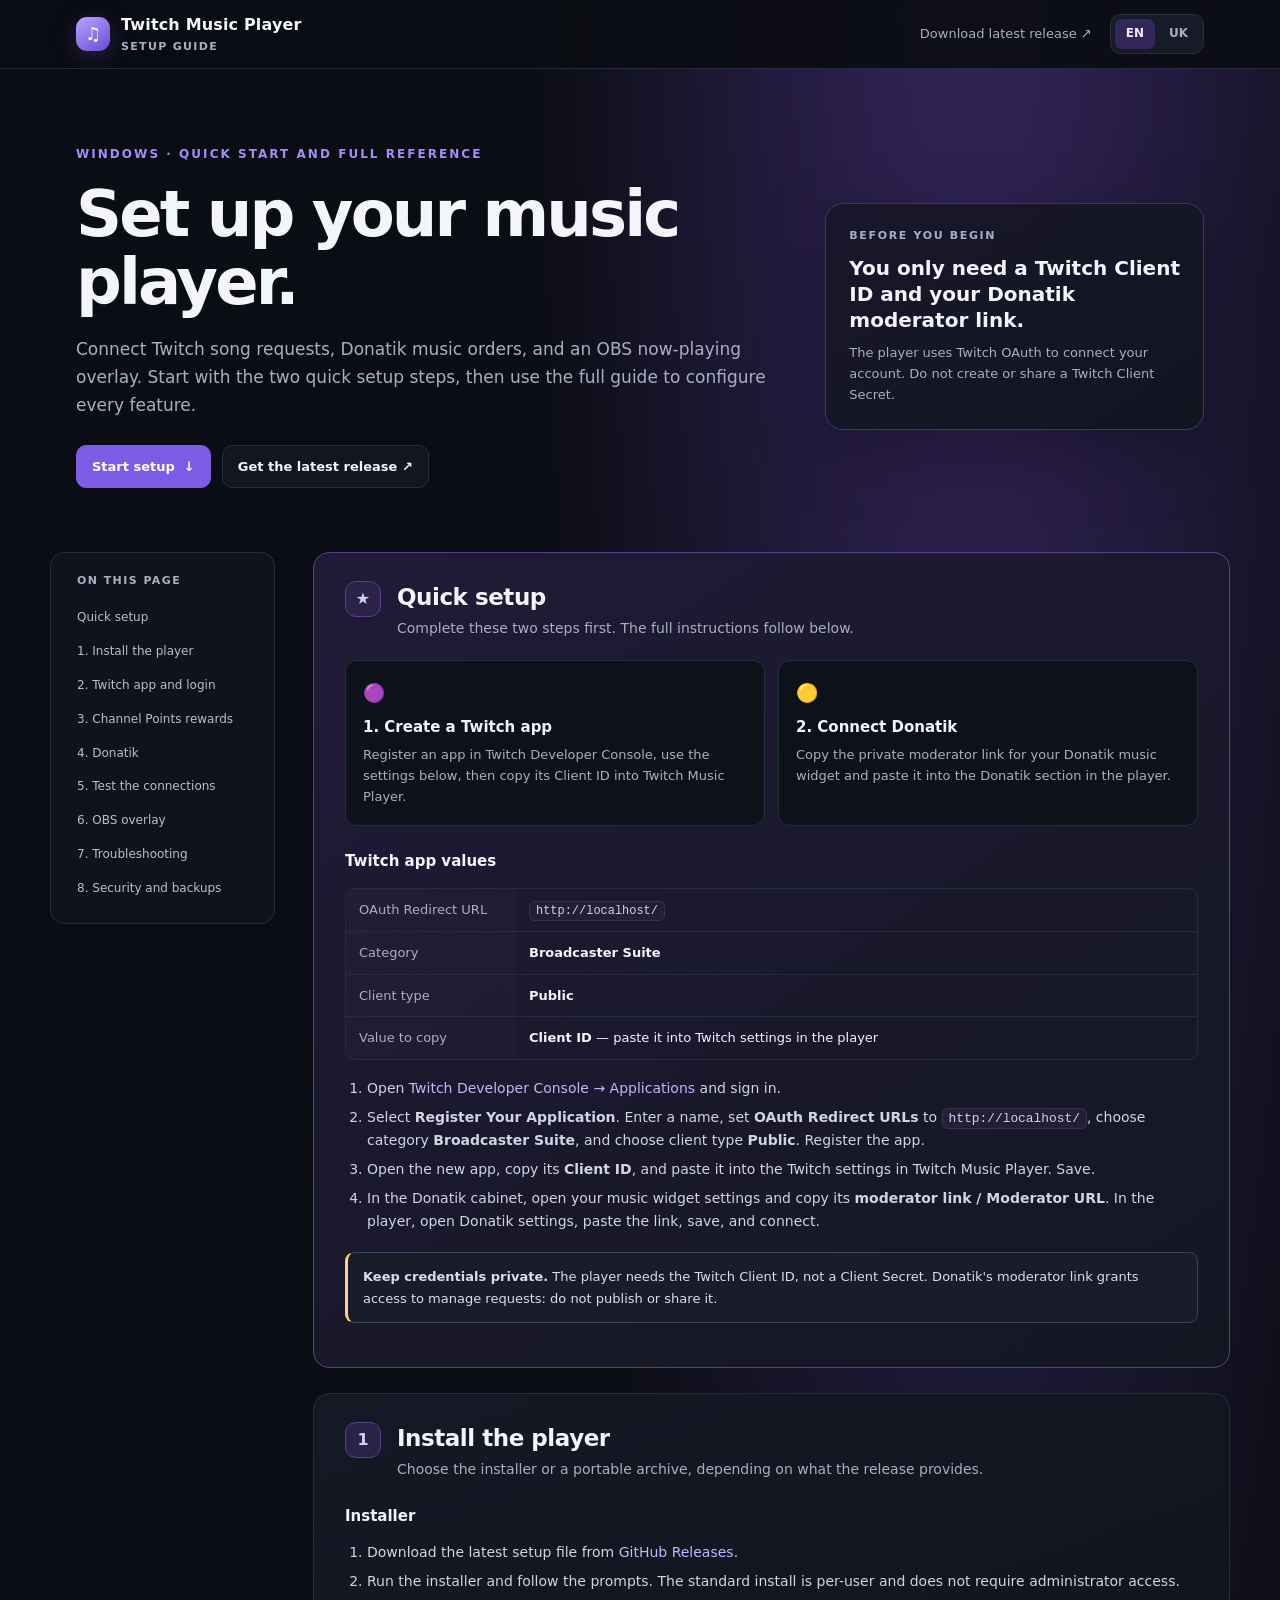
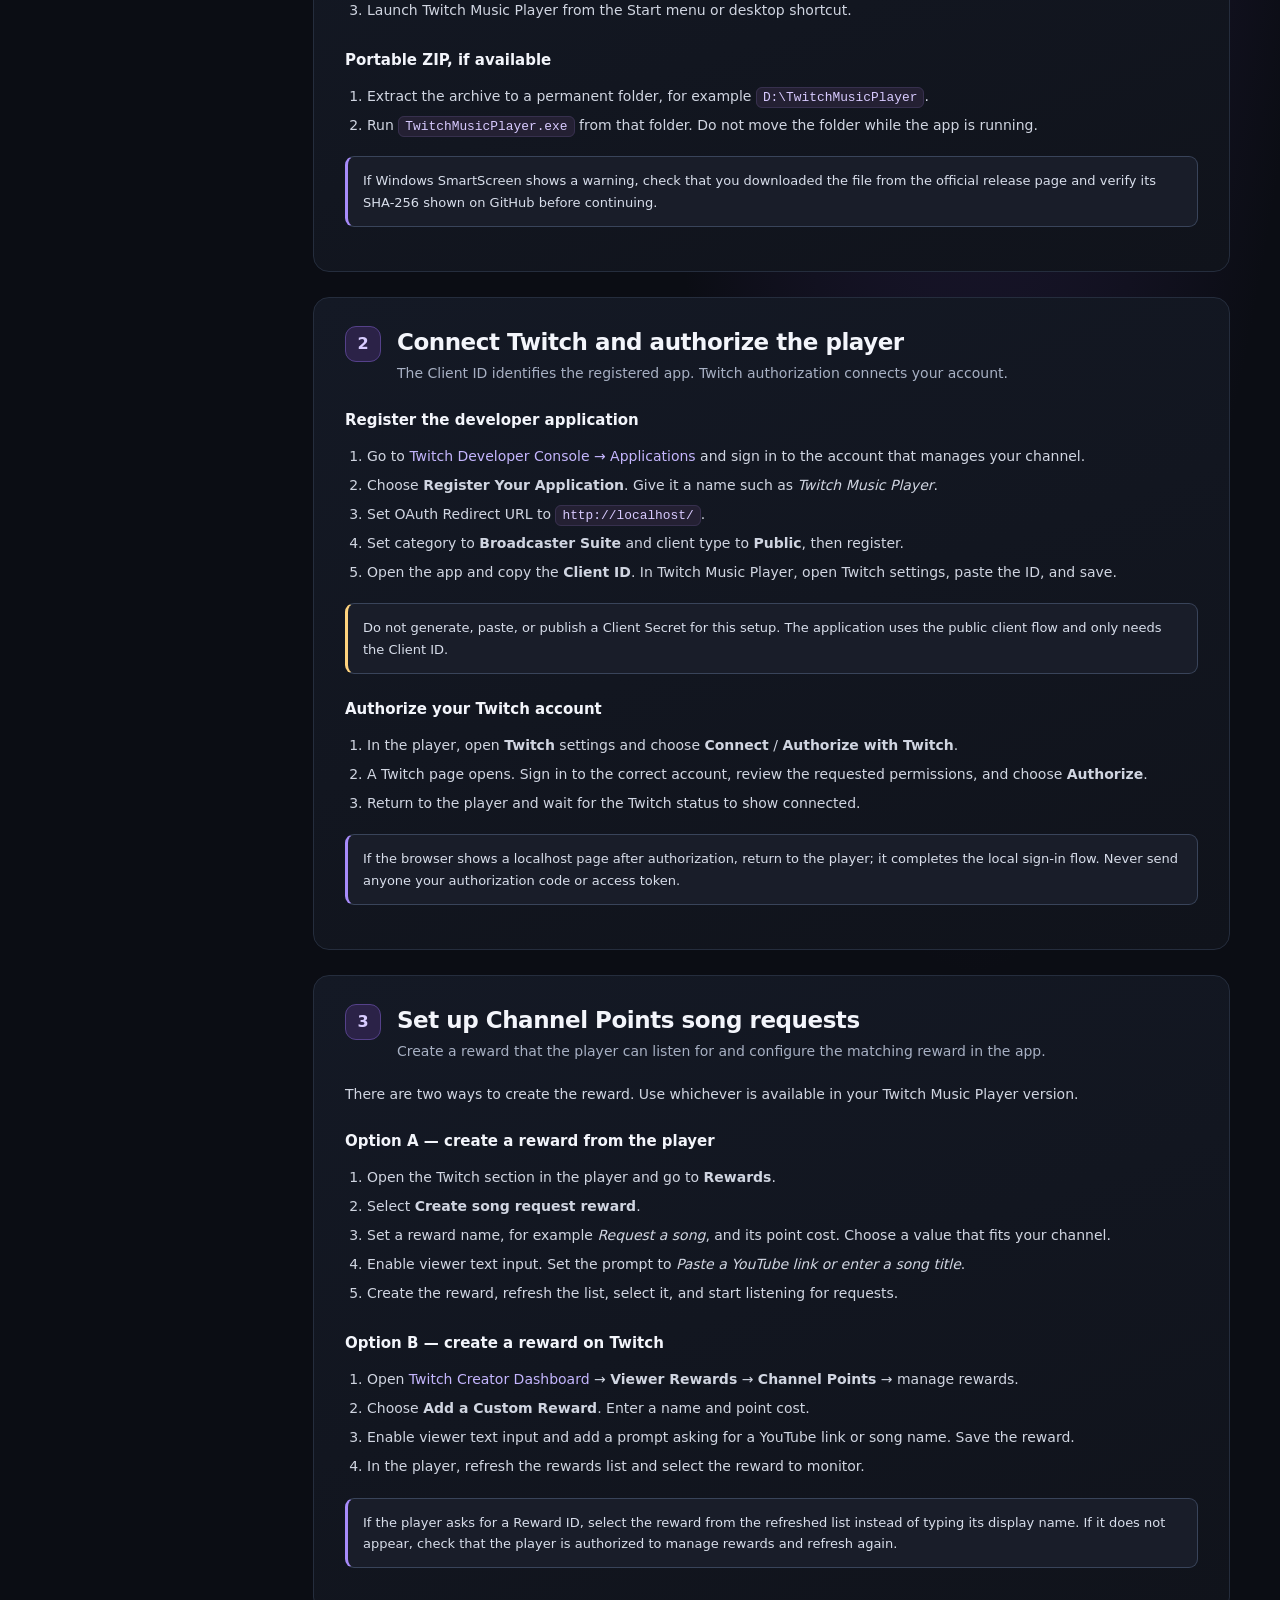
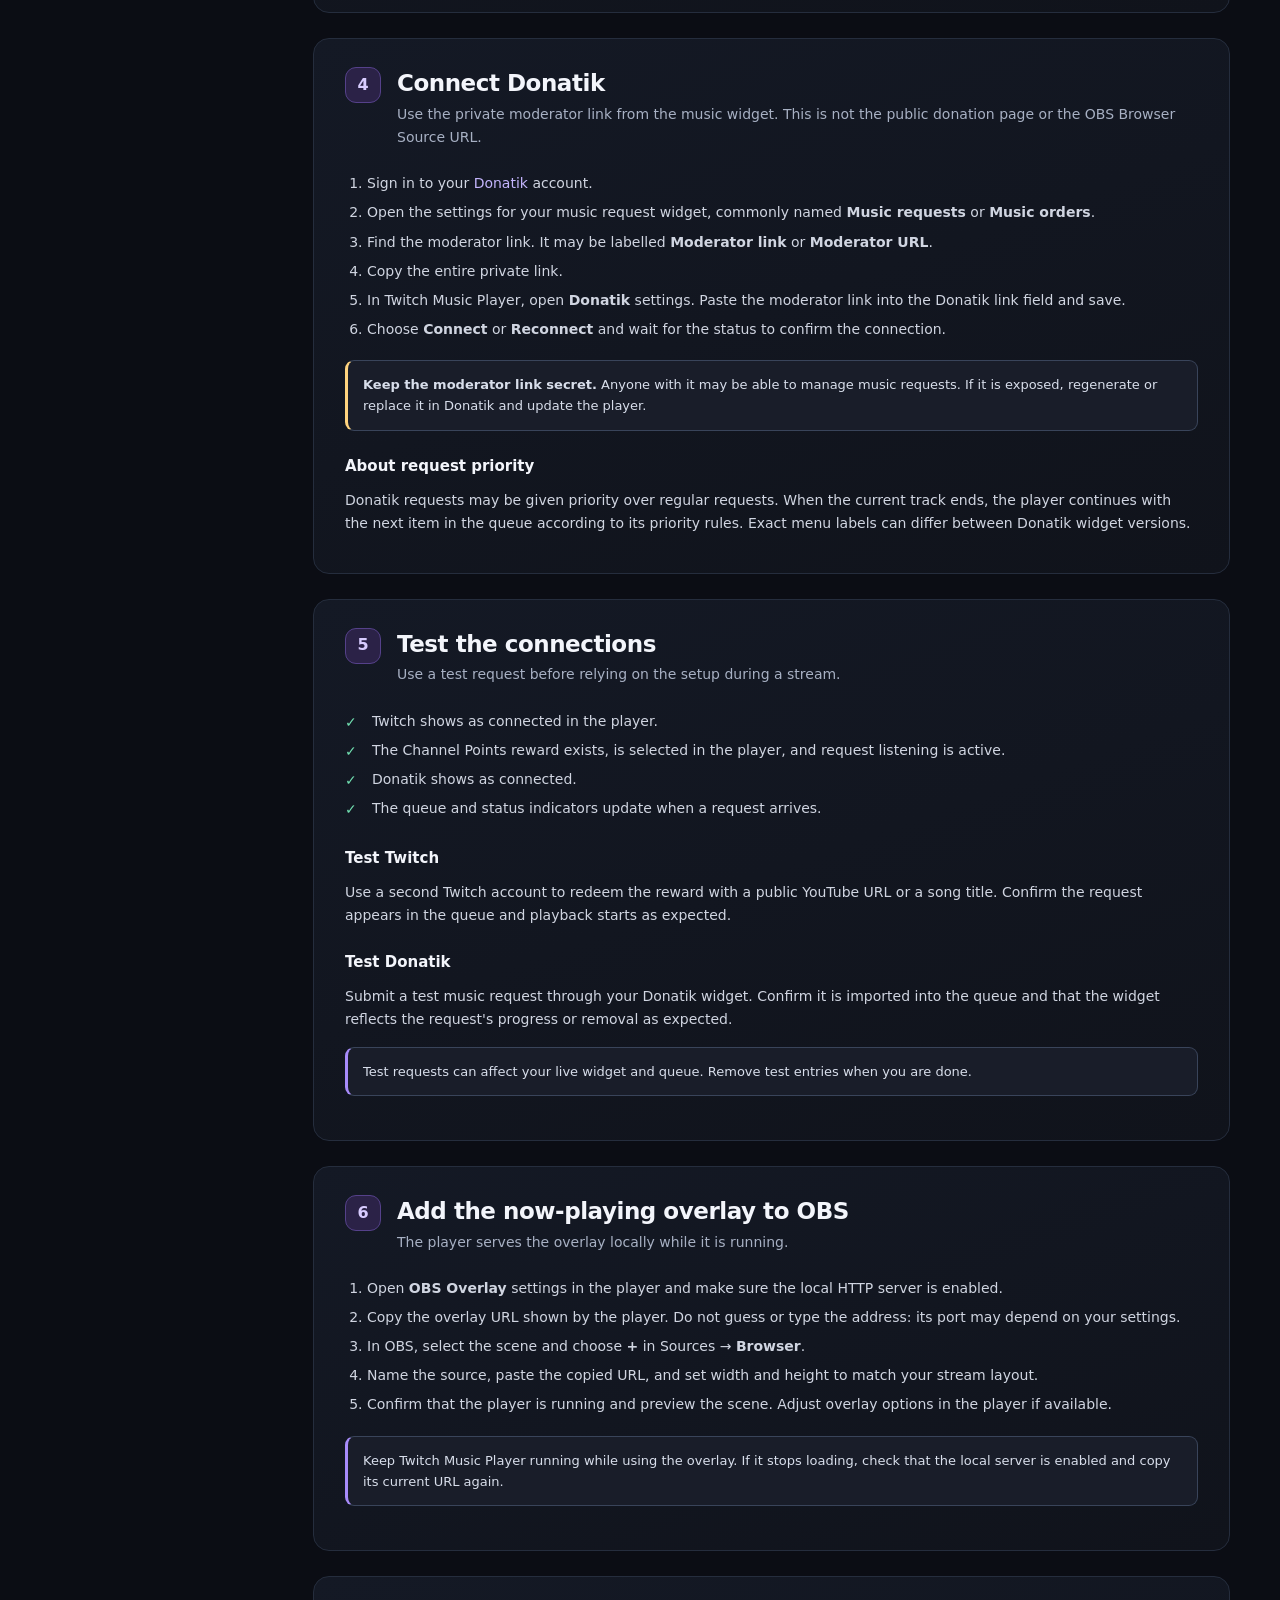
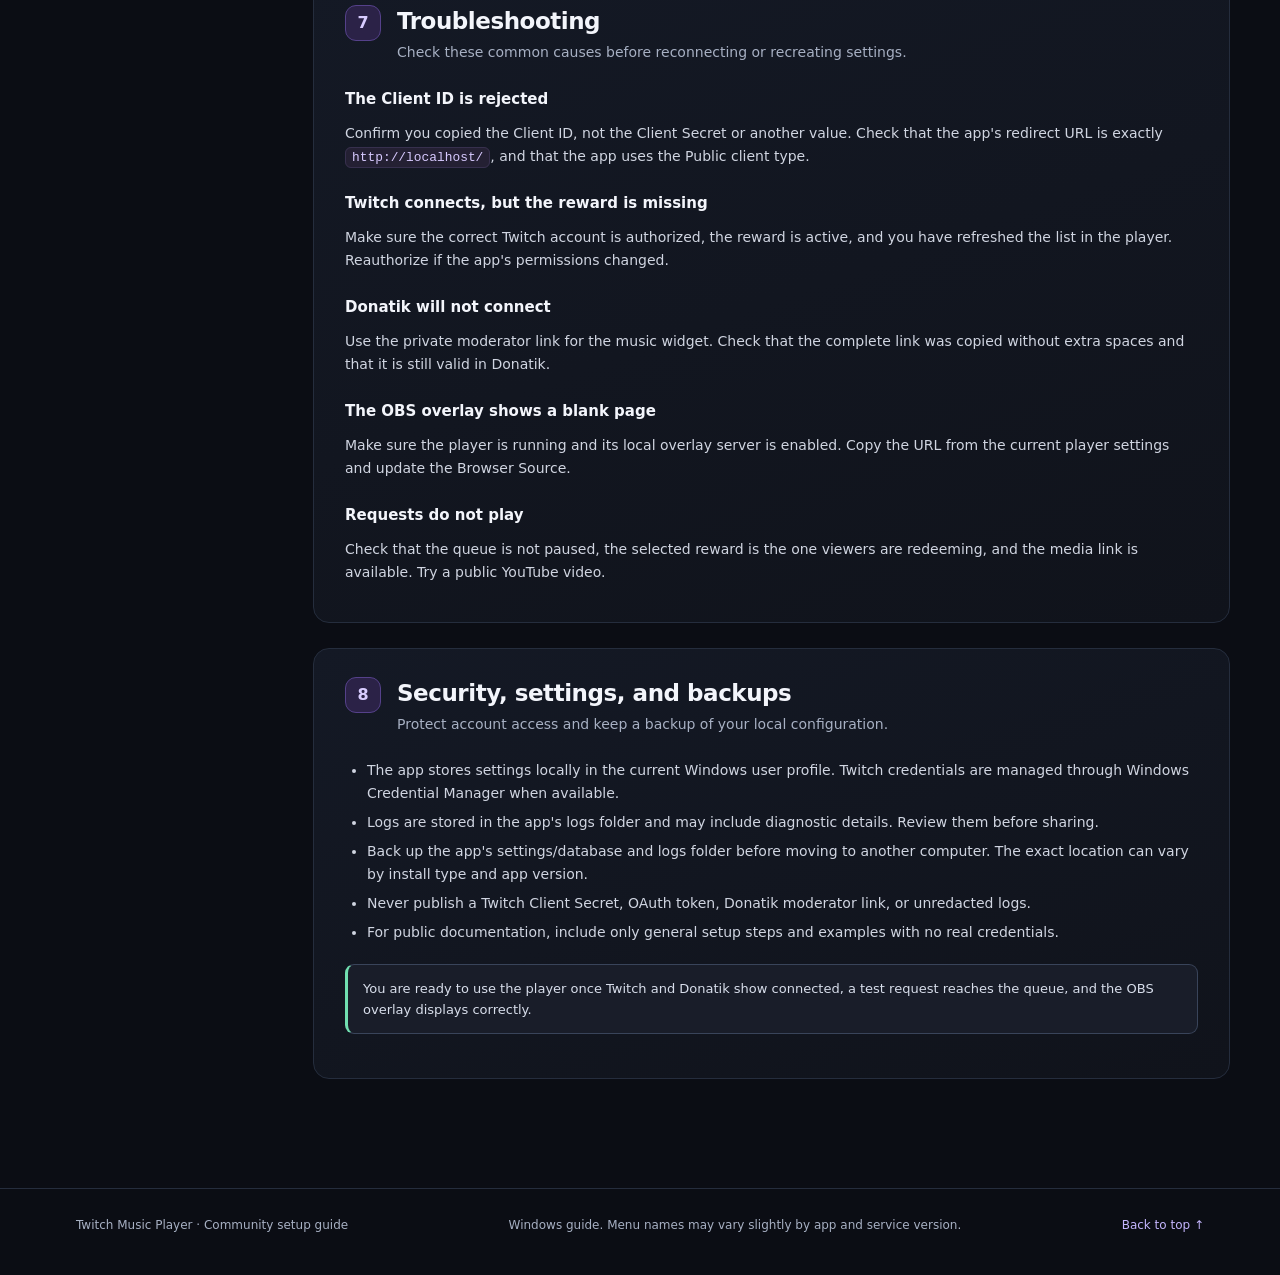
<file: docs/index.html>
<!doctype html>
<html lang="en">
<head>
  <meta charset="utf-8">
  <meta name="viewport" content="width=device-width, initial-scale=1">
  <meta name="theme-color" content="#0b0d14">
  <meta name="description" content="Set up Twitch Music Player: connect Twitch, create a developer app, add Channel Points requests, connect Donatik, and configure OBS.">
  <title>Twitch Music Player — Setup guide</title>
  <link rel="stylesheet" href="styles.css">
  <script defer src="script.js"></script>
</head>
<body id="top">
<header class="topbar"><div class="wrap nav">
  <a class="brand" href="#top"><span class="brand-mark">♫</span><span>Twitch Music Player<small>Setup guide</small></span></a>
  <div class="nav-right"><a class="nav-link" href="https://github.com/MAPEMAH/TwitchMusicPlayer/releases/latest">Download latest release ↗</a><div class="lang" aria-label="Choose language"><a href="./index.html" data-lang-link="en">EN</a><a href="uk/" data-lang-link="uk">UK</a></div></div>
</div></header>
<section class="hero"><div class="wrap hero-grid">
  <div><div class="eyebrow">Windows · Quick start and full reference</div><h1>Set up your music player.</h1><p>Connect Twitch song requests, Donatik music orders, and an OBS now-playing overlay. Start with the two quick setup steps, then use the full guide to configure every feature.</p><div class="actions"><a class="btn primary" href="#quick-setup">Start setup <span>↓</span></a><a class="btn" href="https://github.com/MAPEMAH/TwitchMusicPlayer/releases/latest">Get the latest release ↗</a></div></div>
  <aside class="hero-card"><div class="kicker">Before you begin</div><strong>You only need a Twitch Client ID and your Donatik moderator link.</strong><p>The player uses Twitch OAuth to connect your account. Do not create or share a Twitch Client Secret.</p></aside>
</div></section>
<div class="wrap mobile-toc"><a href="#quick-setup">Quick setup</a><a href="#install">Install</a><a href="#twitch">Twitch</a><a href="#rewards">Channel Points</a><a href="#donatik">Donatik</a><a href="#obs">OBS</a><a href="#troubleshooting">Help</a></div>
<div class="wrap layout">
<nav class="toc" aria-label="On this page"><div class="toc-title">On this page</div><a href="#quick-setup">Quick setup</a><a href="#install">1. Install the player</a><a href="#twitch">2. Twitch app and login</a><a href="#rewards">3. Channel Points rewards</a><a href="#donatik">4. Donatik</a><a href="#verify">5. Test the connections</a><a href="#obs">6. OBS overlay</a><a href="#troubleshooting">7. Troubleshooting</a><a href="#security">8. Security and backups</a></nav>
<main class="content">
<section class="section quick" id="quick-setup"><div class="section-head"><div class="step">★</div><div><h2>Quick setup</h2><p class="intro">Complete these two steps first. The full instructions follow below.</p></div></div>
<div class="cards"><article class="mini"><div class="icon">🟣</div><h3>1. Create a Twitch app</h3><p>Register an app in Twitch Developer Console, use the settings below, then copy its Client ID into Twitch Music Player.</p></article><article class="mini"><div class="icon">🟡</div><h3>2. Connect Donatik</h3><p>Copy the private moderator link for your Donatik music widget and paste it into the Donatik section in the player.</p></article></div>
<h3>Twitch app values</h3><div class="field-list"><div>OAuth Redirect URL</div><div><code>http://localhost/</code></div><div>Category</div><div><strong>Broadcaster Suite</strong></div><div>Client type</div><div><strong>Public</strong></div><div>Value to copy</div><div><strong>Client ID</strong> — paste it into Twitch settings in the player</div></div>
<ol><li>Open <a href="https://dev.twitch.tv/console/apps">Twitch Developer Console → Applications</a> and sign in.</li><li>Select <strong>Register Your Application</strong>. Enter a name, set <strong>OAuth Redirect URLs</strong> to <code>http://localhost/</code>, choose category <strong>Broadcaster Suite</strong>, and choose client type <strong>Public</strong>. Register the app.</li><li>Open the new app, copy its <strong>Client ID</strong>, and paste it into the Twitch settings in Twitch Music Player. Save.</li><li>In the Donatik cabinet, open your music widget settings and copy its <strong>moderator link / Moderator URL</strong>. In the player, open Donatik settings, paste the link, save, and connect.</li></ol>
<div class="callout warn"><strong>Keep credentials private.</strong> The player needs the Twitch Client ID, not a Client Secret. Donatik's moderator link grants access to manage requests: do not publish or share it.</div></section>
<section class="section" id="install"><div class="section-head"><div class="step">1</div><div><h2>Install the player</h2><p class="intro">Choose the installer or a portable archive, depending on what the release provides.</p></div></div>
<h3>Installer</h3><ol><li>Download the latest setup file from <a href="https://github.com/MAPEMAH/TwitchMusicPlayer/releases/latest">GitHub Releases</a>.</li><li>Run the installer and follow the prompts. The standard install is per-user and does not require administrator access.</li><li>Launch Twitch Music Player from the Start menu or desktop shortcut.</li></ol>
<h3>Portable ZIP, if available</h3><ol><li>Extract the archive to a permanent folder, for example <code>D:\TwitchMusicPlayer</code>.</li><li>Run <code>TwitchMusicPlayer.exe</code> from that folder. Do not move the folder while the app is running.</li></ol>
<div class="callout">If Windows SmartScreen shows a warning, check that you downloaded the file from the official release page and verify its SHA-256 shown on GitHub before continuing.</div></section>
<section class="section" id="twitch"><div class="section-head"><div class="step">2</div><div><h2>Connect Twitch and authorize the player</h2><p class="intro">The Client ID identifies the registered app. Twitch authorization connects your account.</p></div></div>
<h3>Register the developer application</h3><ol><li>Go to <a href="https://dev.twitch.tv/console/apps">Twitch Developer Console → Applications</a> and sign in to the account that manages your channel.</li><li>Choose <strong>Register Your Application</strong>. Give it a name such as <em>Twitch Music Player</em>.</li><li>Set OAuth Redirect URL to <code>http://localhost/</code>.</li><li>Set category to <strong>Broadcaster Suite</strong> and client type to <strong>Public</strong>, then register.</li><li>Open the app and copy the <strong>Client ID</strong>. In Twitch Music Player, open Twitch settings, paste the ID, and save.</li></ol>
<div class="callout warn">Do not generate, paste, or publish a Client Secret for this setup. The application uses the public client flow and only needs the Client ID.</div>
<h3>Authorize your Twitch account</h3><ol><li>In the player, open <strong>Twitch</strong> settings and choose <strong>Connect</strong> / <strong>Authorize with Twitch</strong>.</li><li>A Twitch page opens. Sign in to the correct account, review the requested permissions, and choose <strong>Authorize</strong>.</li><li>Return to the player and wait for the Twitch status to show connected.</li></ol>
<div class="callout">If the browser shows a localhost page after authorization, return to the player; it completes the local sign-in flow. Never send anyone your authorization code or access token.</div></section>
<section class="section" id="rewards"><div class="section-head"><div class="step">3</div><div><h2>Set up Channel Points song requests</h2><p class="intro">Create a reward that the player can listen for and configure the matching reward in the app.</p></div></div>
<p>There are two ways to create the reward. Use whichever is available in your Twitch Music Player version.</p>
<h3>Option A — create a reward from the player</h3><ol><li>Open the Twitch section in the player and go to <strong>Rewards</strong>.</li><li>Select <strong>Create song request reward</strong>.</li><li>Set a reward name, for example <em>Request a song</em>, and its point cost. Choose a value that fits your channel.</li><li>Enable viewer text input. Set the prompt to <em>Paste a YouTube link or enter a song title</em>.</li><li>Create the reward, refresh the list, select it, and start listening for requests.</li></ol>
<h3>Option B — create a reward on Twitch</h3><ol><li>Open <a href="https://dashboard.twitch.tv/">Twitch Creator Dashboard</a> → <strong>Viewer Rewards</strong> → <strong>Channel Points</strong> → manage rewards.</li><li>Choose <strong>Add a Custom Reward</strong>. Enter a name and point cost.</li><li>Enable viewer text input and add a prompt asking for a YouTube link or song name. Save the reward.</li><li>In the player, refresh the rewards list and select the reward to monitor.</li></ol>
<div class="callout">If the player asks for a Reward ID, select the reward from the refreshed list instead of typing its display name. If it does not appear, check that the player is authorized to manage rewards and refresh again.</div></section>
<section class="section" id="donatik"><div class="section-head"><div class="step">4</div><div><h2>Connect Donatik</h2><p class="intro">Use the private moderator link from the music widget. This is not the public donation page or the OBS Browser Source URL.</p></div></div>
<ol><li>Sign in to your <a href="https://donatik.com/">Donatik</a> account.</li><li>Open the settings for your music request widget, commonly named <strong>Music requests</strong> or <strong>Music orders</strong>.</li><li>Find the moderator link. It may be labelled <strong>Moderator link</strong> or <strong>Moderator URL</strong>.</li><li>Copy the entire private link.</li><li>In Twitch Music Player, open <strong>Donatik</strong> settings. Paste the moderator link into the Donatik link field and save.</li><li>Choose <strong>Connect</strong> or <strong>Reconnect</strong> and wait for the status to confirm the connection.</li></ol>
<div class="callout warn"><strong>Keep the moderator link secret.</strong> Anyone with it may be able to manage music requests. If it is exposed, regenerate or replace it in Donatik and update the player.</div>
<h3>About request priority</h3><p>Donatik requests may be given priority over regular requests. When the current track ends, the player continues with the next item in the queue according to its priority rules. Exact menu labels can differ between Donatik widget versions.</p></section>
<section class="section" id="verify"><div class="section-head"><div class="step">5</div><div><h2>Test the connections</h2><p class="intro">Use a test request before relying on the setup during a stream.</p></div></div>
<ul class="checklist"><li>Twitch shows as connected in the player.</li><li>The Channel Points reward exists, is selected in the player, and request listening is active.</li><li>Donatik shows as connected.</li><li>The queue and status indicators update when a request arrives.</li></ul>
<h3>Test Twitch</h3><p>Use a second Twitch account to redeem the reward with a public YouTube URL or a song title. Confirm the request appears in the queue and playback starts as expected.</p>
<h3>Test Donatik</h3><p>Submit a test music request through your Donatik widget. Confirm it is imported into the queue and that the widget reflects the request's progress or removal as expected.</p>
<div class="callout">Test requests can affect your live widget and queue. Remove test entries when you are done.</div></section>
<section class="section" id="obs"><div class="section-head"><div class="step">6</div><div><h2>Add the now-playing overlay to OBS</h2><p class="intro">The player serves the overlay locally while it is running.</p></div></div>
<ol><li>Open <strong>OBS Overlay</strong> settings in the player and make sure the local HTTP server is enabled.</li><li>Copy the overlay URL shown by the player. Do not guess or type the address: its port may depend on your settings.</li><li>In OBS, select the scene and choose <strong>+</strong> in Sources → <strong>Browser</strong>.</li><li>Name the source, paste the copied URL, and set width and height to match your stream layout.</li><li>Confirm that the player is running and preview the scene. Adjust overlay options in the player if available.</li></ol>
<div class="callout">Keep Twitch Music Player running while using the overlay. If it stops loading, check that the local server is enabled and copy its current URL again.</div></section>
<section class="section" id="troubleshooting"><div class="section-head"><div class="step">7</div><div><h2>Troubleshooting</h2><p class="intro">Check these common causes before reconnecting or recreating settings.</p></div></div>
<h3>The Client ID is rejected</h3><p>Confirm you copied the Client ID, not the Client Secret or another value. Check that the app's redirect URL is exactly <code>http://localhost/</code>, and that the app uses the Public client type.</p>
<h3>Twitch connects, but the reward is missing</h3><p>Make sure the correct Twitch account is authorized, the reward is active, and you have refreshed the list in the player. Reauthorize if the app's permissions changed.</p>
<h3>Donatik will not connect</h3><p>Use the private moderator link for the music widget. Check that the complete link was copied without extra spaces and that it is still valid in Donatik.</p>
<h3>The OBS overlay shows a blank page</h3><p>Make sure the player is running and its local overlay server is enabled. Copy the URL from the current player settings and update the Browser Source.</p>
<h3>Requests do not play</h3><p>Check that the queue is not paused, the selected reward is the one viewers are redeeming, and the media link is available. Try a public YouTube video.</p></section>
<section class="section" id="security"><div class="section-head"><div class="step">8</div><div><h2>Security, settings, and backups</h2><p class="intro">Protect account access and keep a backup of your local configuration.</p></div></div>
<ul><li>The app stores settings locally in the current Windows user profile. Twitch credentials are managed through Windows Credential Manager when available.</li><li>Logs are stored in the app's logs folder and may include diagnostic details. Review them before sharing.</li><li>Back up the app's settings/database and logs folder before moving to another computer. The exact location can vary by install type and app version.</li><li>Never publish a Twitch Client Secret, OAuth token, Donatik moderator link, or unredacted logs.</li><li>For public documentation, include only general setup steps and examples with no real credentials.</li></ul>
<div class="callout good">You are ready to use the player once Twitch and Donatik show connected, a test request reaches the queue, and the OBS overlay displays correctly.</div></section>
</main></div>
<footer class="footer"><div class="wrap footer-inner"><span>Twitch Music Player · Community setup guide</span><span>Windows guide. Menu names may vary slightly by app and service version.</span><a class="backtop" href="#top">Back to top ↑</a></div></footer>
</body></html>
</file>
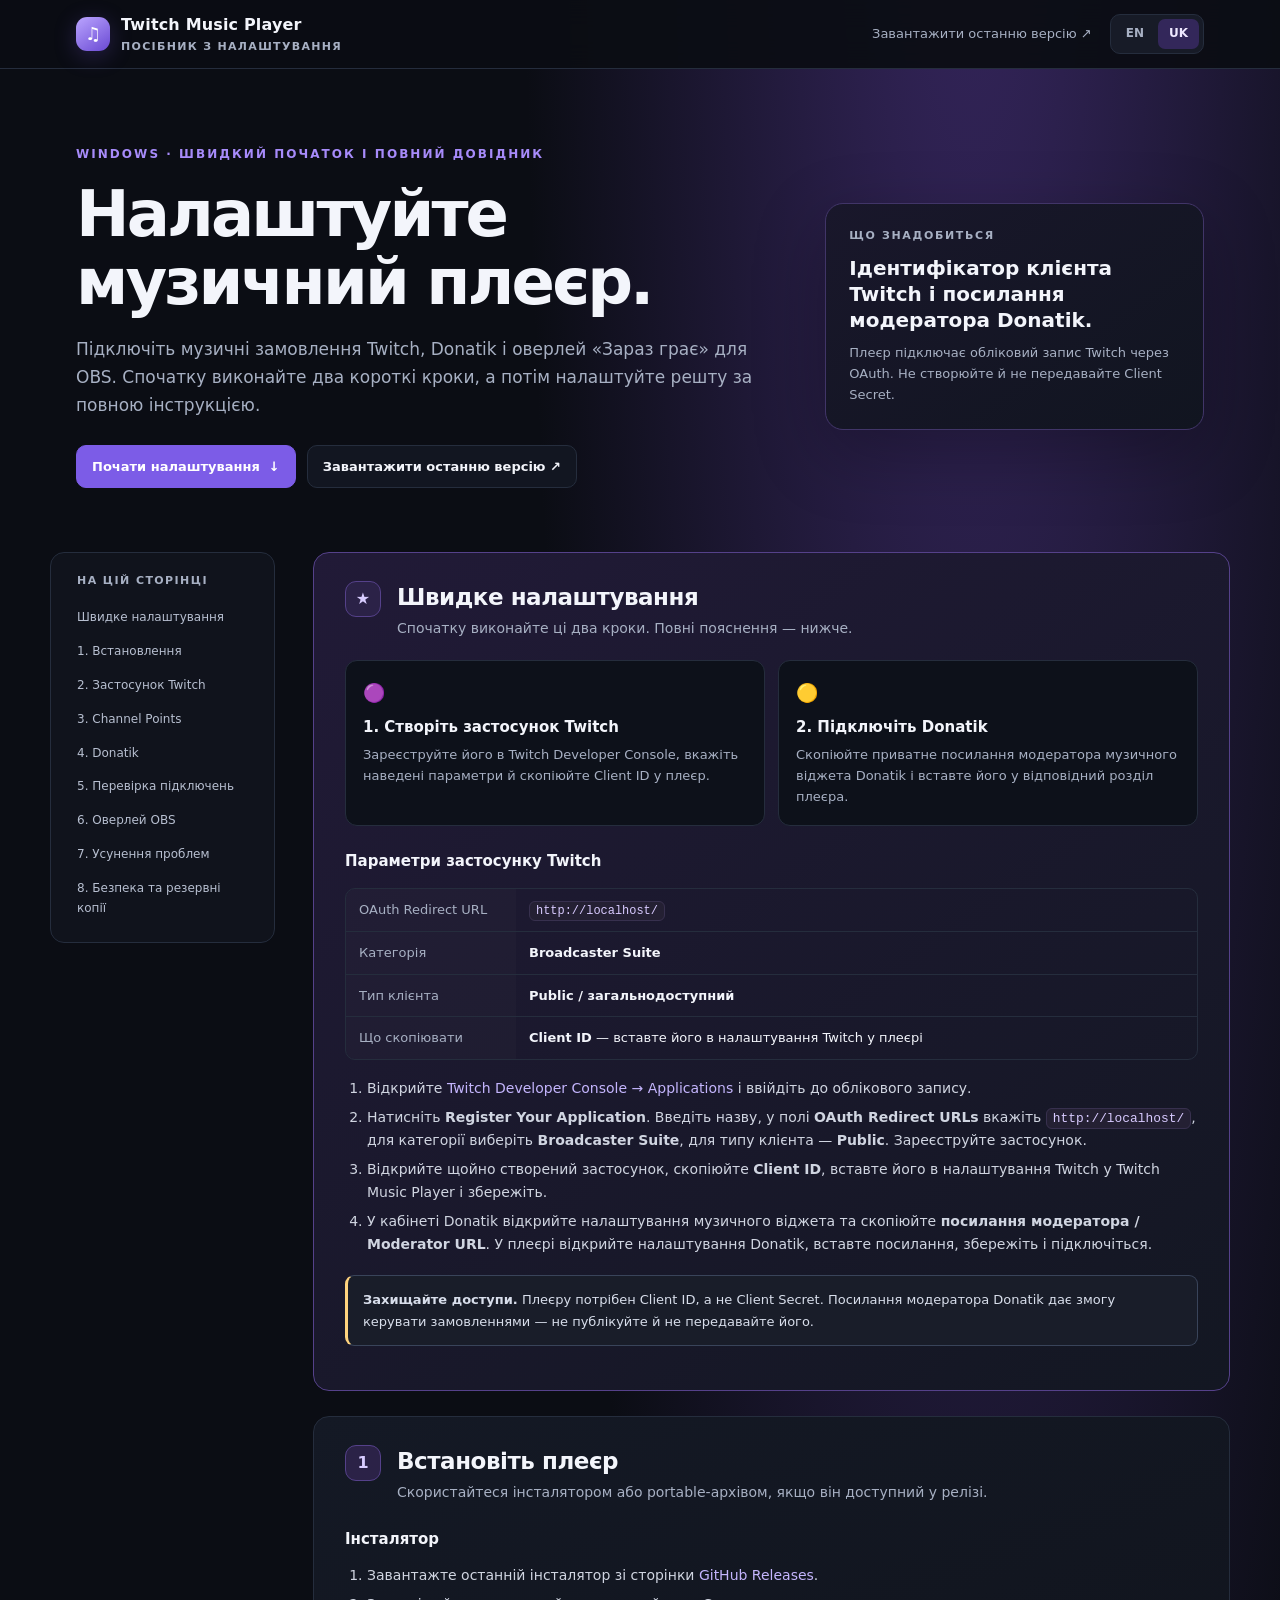
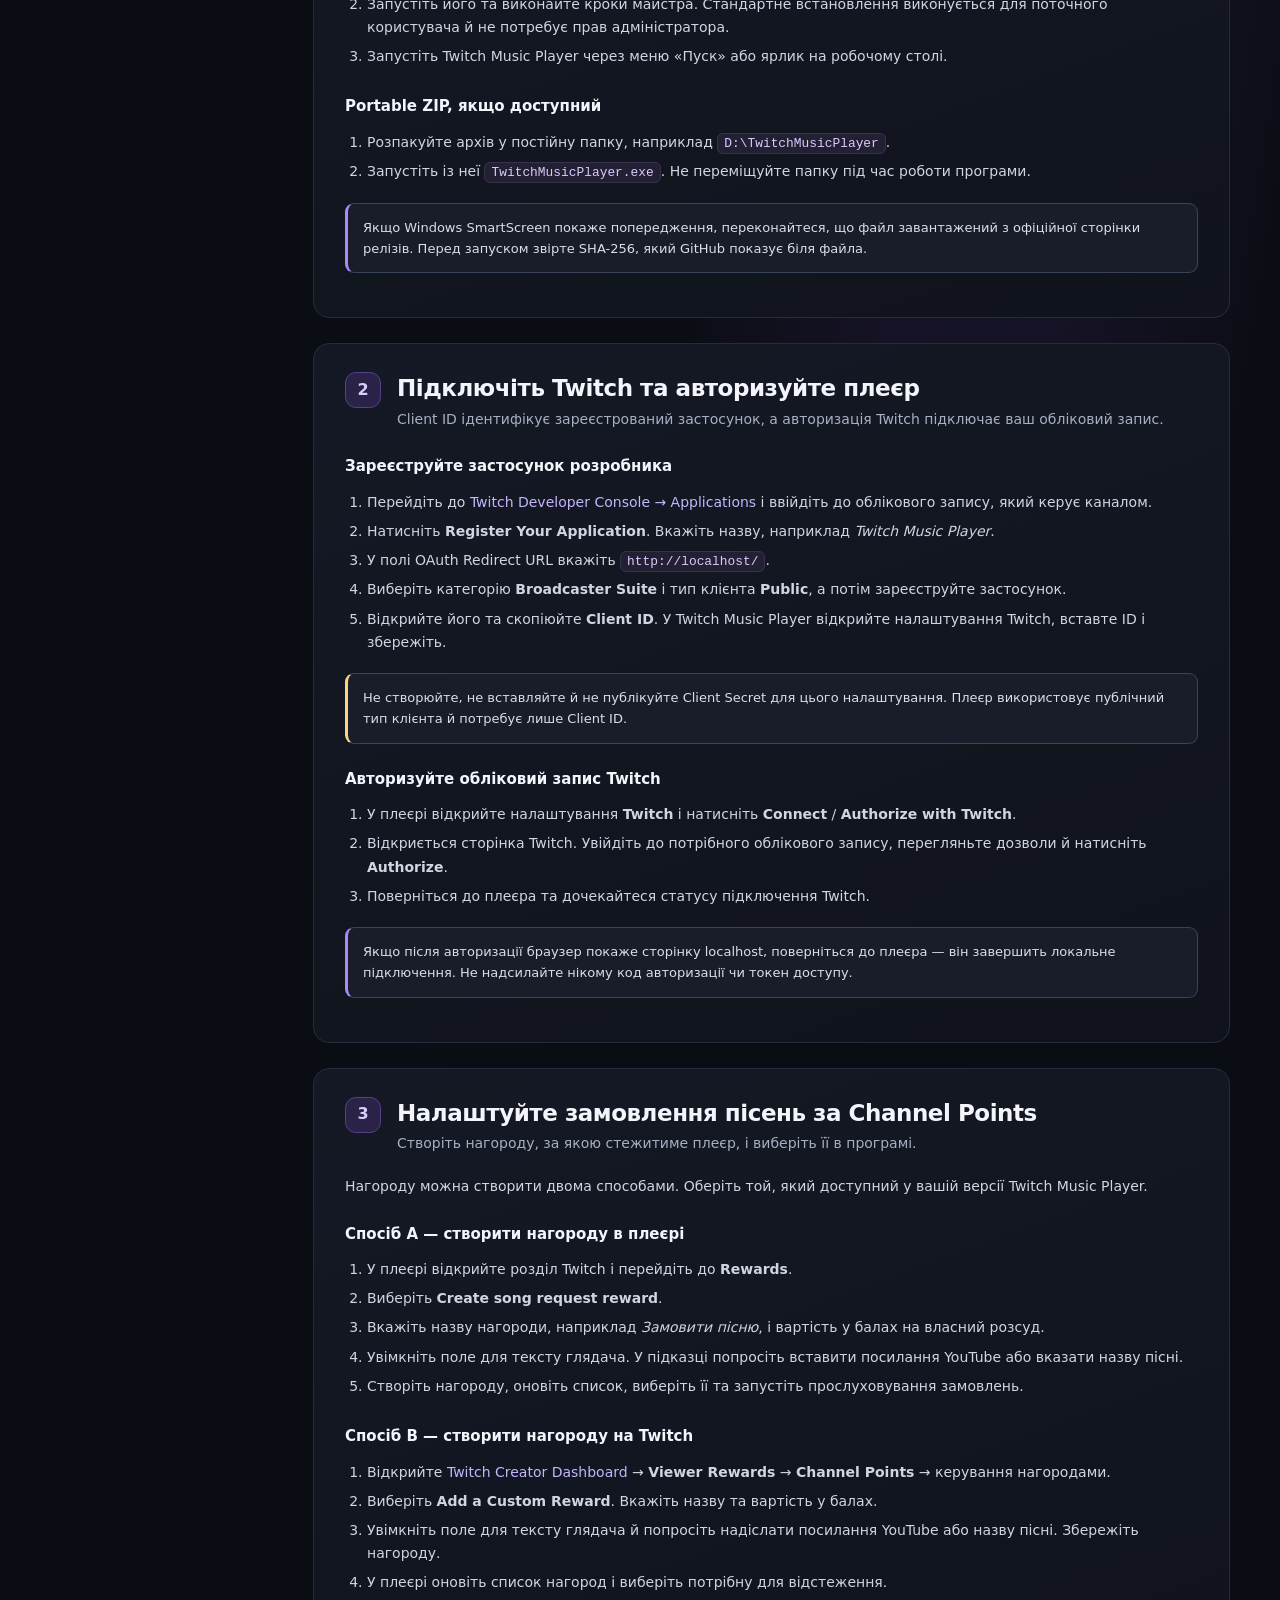
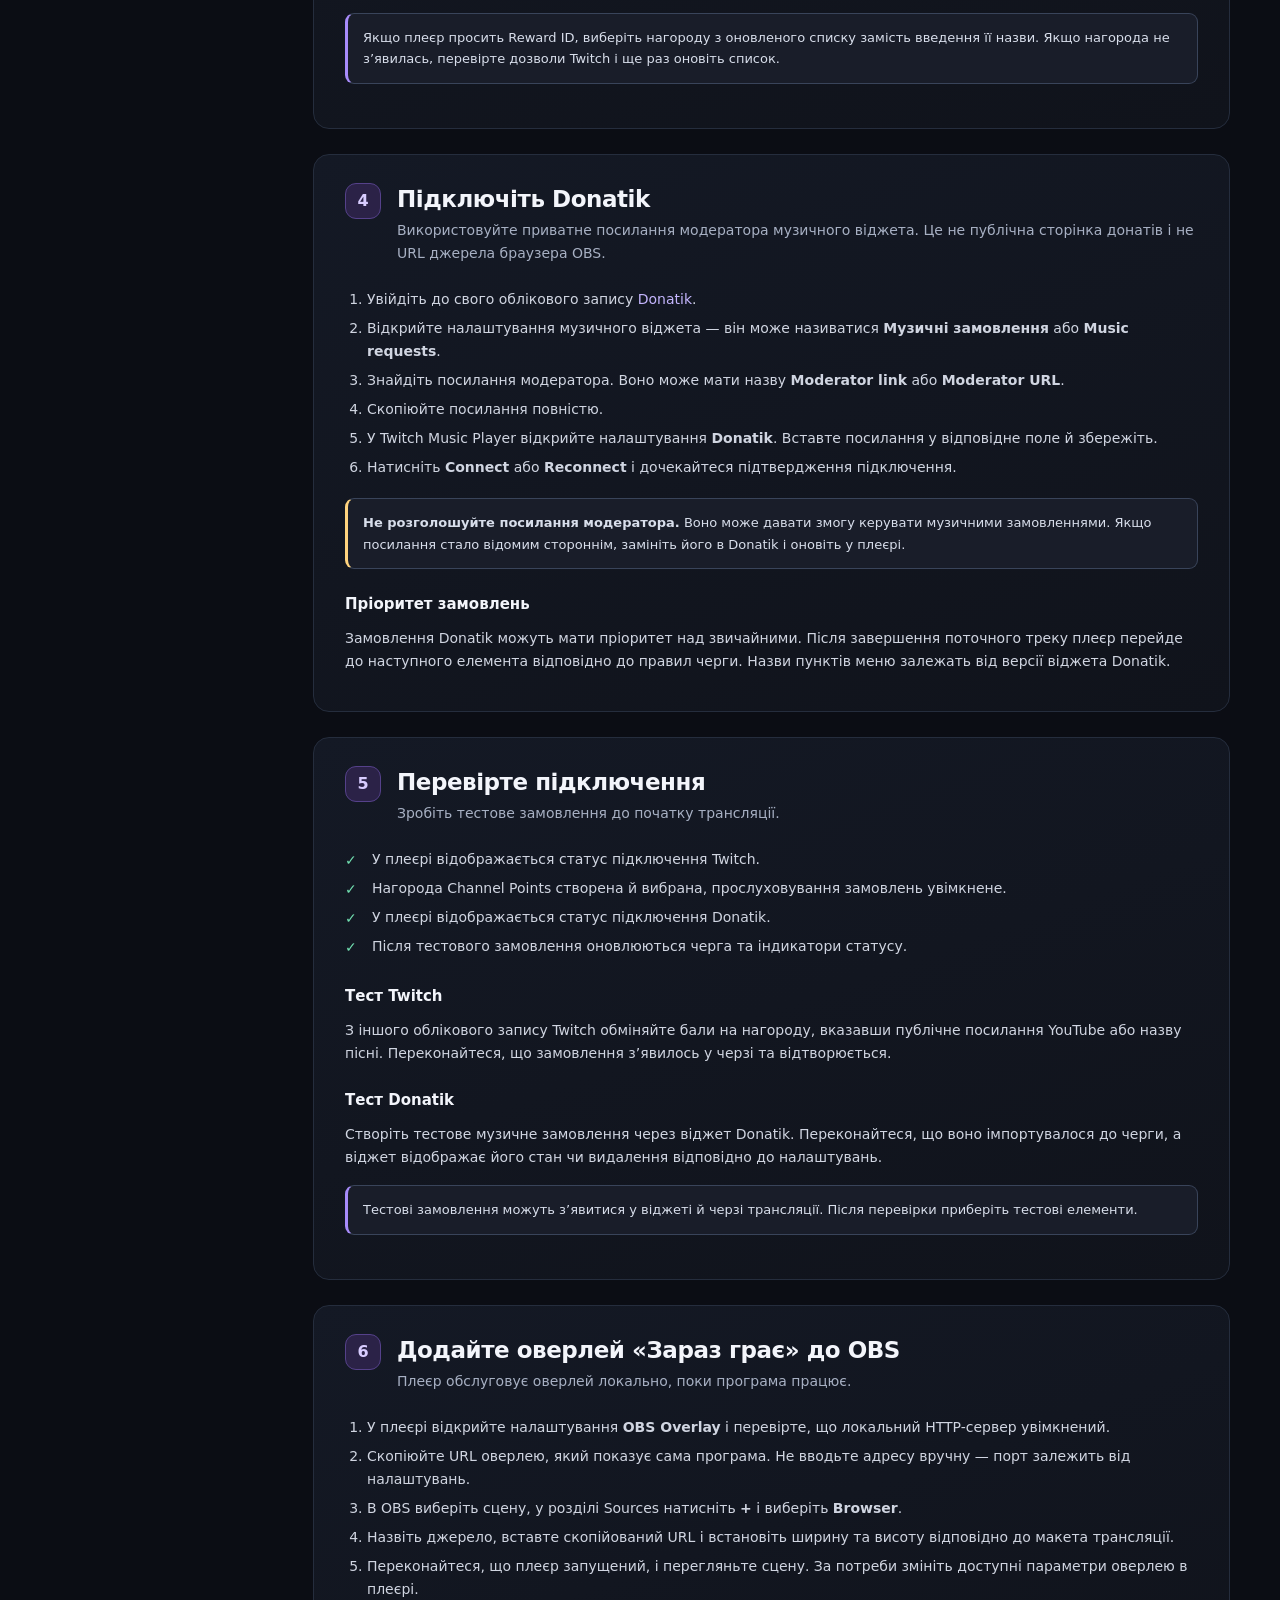
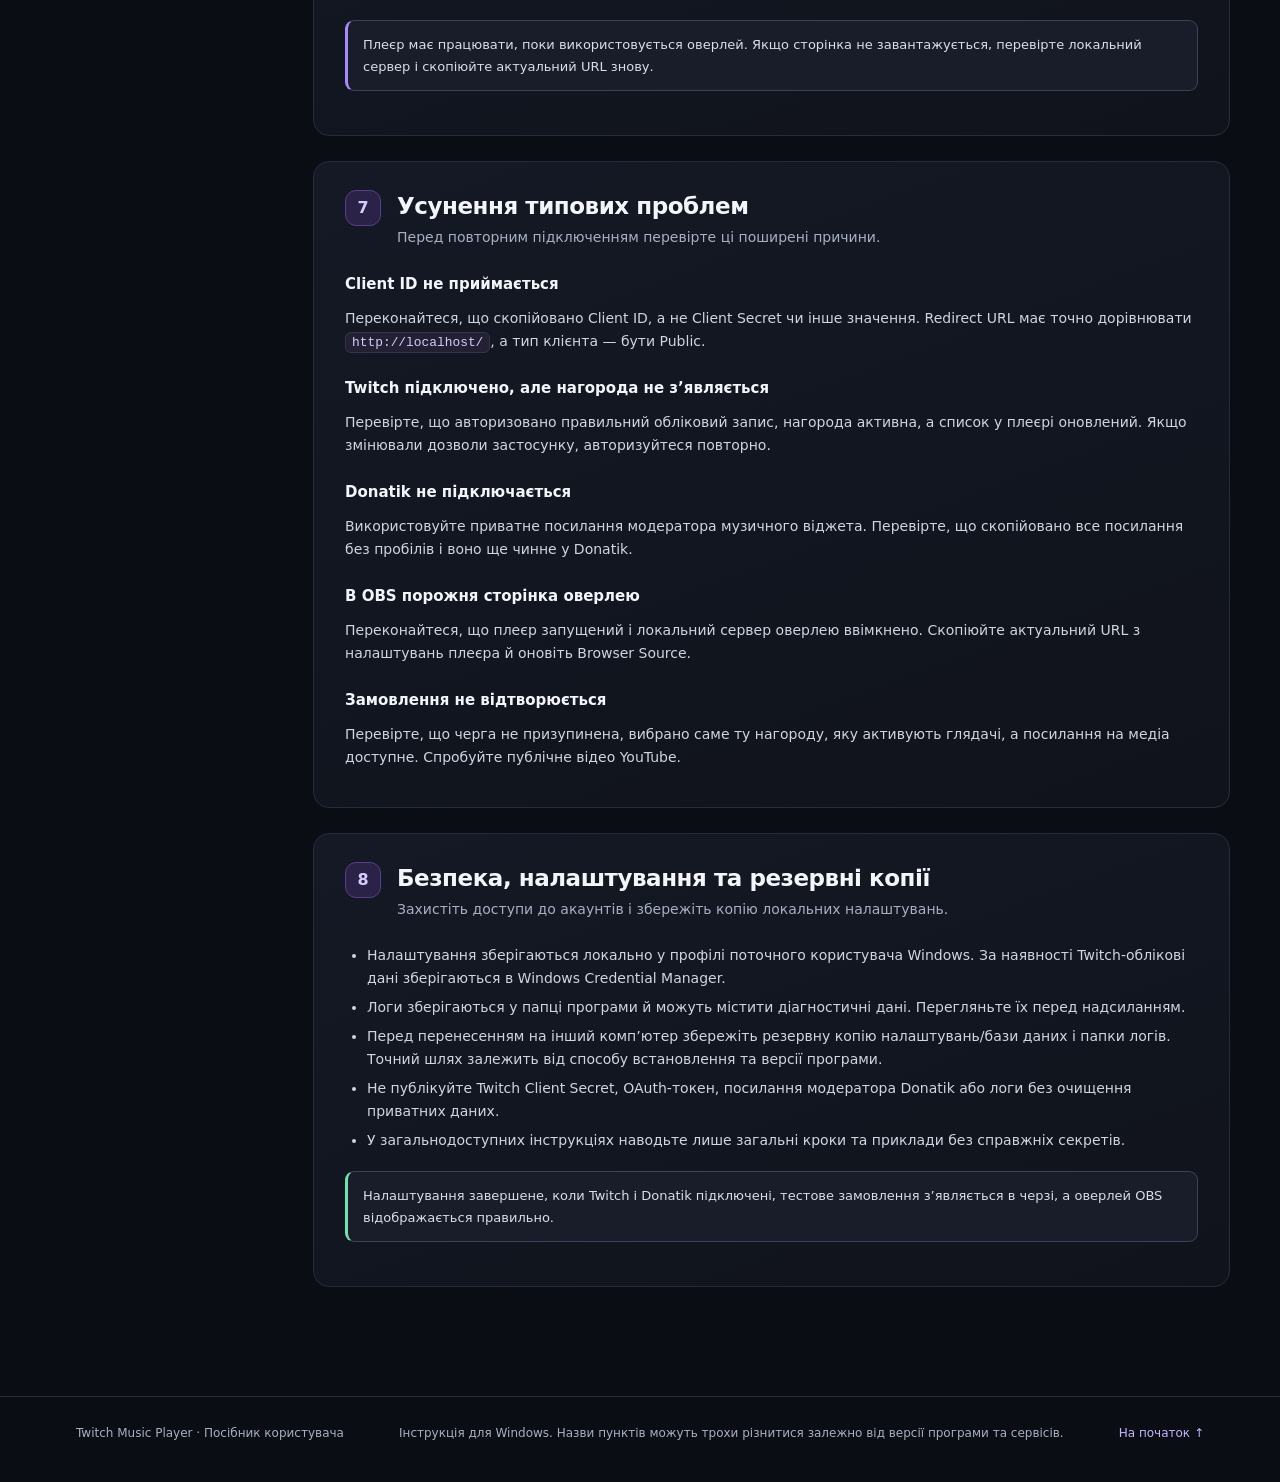
<file: docs/uk/index.html>
<!doctype html>
<html lang="uk">
<head>
  <meta charset="utf-8">
  <meta name="viewport" content="width=device-width, initial-scale=1">
  <meta name="theme-color" content="#0b0d14">
  <meta name="description" content="Налаштування Twitch Music Player: підключення Twitch, створення застосунку розробника, Channel Points, Donatik та браузерного джерела OBS.">
  <title>Twitch Music Player — посібник з налаштування</title>
  <link rel="stylesheet" href="../styles.css">
  <script defer src="../script.js"></script>
</head>
<body id="top">
<header class="topbar"><div class="wrap nav">
  <a class="brand" href="#top"><span class="brand-mark">♫</span><span>Twitch Music Player<small>Посібник з налаштування</small></span></a>
  <div class="nav-right"><a class="nav-link" href="https://github.com/MAPEMAH/TwitchMusicPlayer/releases/latest">Завантажити останню версію ↗</a><div class="lang" aria-label="Вибір мови"><a href="../" data-lang-link="en">EN</a><a href="./" data-lang-link="uk">UK</a></div></div>
</div></header>
<section class="hero"><div class="wrap hero-grid">
  <div><div class="eyebrow">Windows · Швидкий початок і повний довідник</div><h1>Налаштуйте музичний плеєр.</h1><p>Підключіть музичні замовлення Twitch, Donatik і оверлей «Зараз грає» для OBS. Спочатку виконайте два короткі кроки, а потім налаштуйте решту за повною інструкцією.</p><div class="actions"><a class="btn primary" href="#quick-setup">Почати налаштування <span>↓</span></a><a class="btn" href="https://github.com/MAPEMAH/TwitchMusicPlayer/releases/latest">Завантажити останню версію ↗</a></div></div>
  <aside class="hero-card"><div class="kicker">Що знадобиться</div><strong>Ідентифікатор клієнта Twitch і посилання модератора Donatik.</strong><p>Плеєр підключає обліковий запис Twitch через OAuth. Не створюйте й не передавайте Client Secret.</p></aside>
</div></section>
<div class="wrap mobile-toc"><a href="#quick-setup">Швидке налаштування</a><a href="#install">Встановлення</a><a href="#twitch">Twitch</a><a href="#rewards">Channel Points</a><a href="#donatik">Donatik</a><a href="#obs">OBS</a><a href="#troubleshooting">Допомога</a></div>
<div class="wrap layout">
<nav class="toc" aria-label="На цій сторінці"><div class="toc-title">На цій сторінці</div><a href="#quick-setup">Швидке налаштування</a><a href="#install">1. Встановлення</a><a href="#twitch">2. Застосунок Twitch</a><a href="#rewards">3. Channel Points</a><a href="#donatik">4. Donatik</a><a href="#verify">5. Перевірка підключень</a><a href="#obs">6. Оверлей OBS</a><a href="#troubleshooting">7. Усунення проблем</a><a href="#security">8. Безпека та резервні копії</a></nav>
<main class="content">
<section class="section quick" id="quick-setup"><div class="section-head"><div class="step">★</div><div><h2>Швидке налаштування</h2><p class="intro">Спочатку виконайте ці два кроки. Повні пояснення — нижче.</p></div></div>
<div class="cards"><article class="mini"><div class="icon">🟣</div><h3>1. Створіть застосунок Twitch</h3><p>Зареєструйте його в Twitch Developer Console, вкажіть наведені параметри й скопіюйте Client ID у плеєр.</p></article><article class="mini"><div class="icon">🟡</div><h3>2. Підключіть Donatik</h3><p>Скопіюйте приватне посилання модератора музичного віджета Donatik і вставте його у відповідний розділ плеєра.</p></article></div>
<h3>Параметри застосунку Twitch</h3><div class="field-list"><div>OAuth Redirect URL</div><div><code>http://localhost/</code></div><div>Категорія</div><div><strong>Broadcaster Suite</strong></div><div>Тип клієнта</div><div><strong>Public / загальнодоступний</strong></div><div>Що скопіювати</div><div><strong>Client ID</strong> — вставте його в налаштування Twitch у плеєрі</div></div>
<ol><li>Відкрийте <a href="https://dev.twitch.tv/console/apps">Twitch Developer Console → Applications</a> і ввійдіть до облікового запису.</li><li>Натисніть <strong>Register Your Application</strong>. Введіть назву, у полі <strong>OAuth Redirect URLs</strong> вкажіть <code>http://localhost/</code>, для категорії виберіть <strong>Broadcaster Suite</strong>, для типу клієнта — <strong>Public</strong>. Зареєструйте застосунок.</li><li>Відкрийте щойно створений застосунок, скопіюйте <strong>Client ID</strong>, вставте його в налаштування Twitch у Twitch Music Player і збережіть.</li><li>У кабінеті Donatik відкрийте налаштування музичного віджета та скопіюйте <strong>посилання модератора / Moderator URL</strong>. У плеєрі відкрийте налаштування Donatik, вставте посилання, збережіть і підключіться.</li></ol>
<div class="callout warn"><strong>Захищайте доступи.</strong> Плеєру потрібен Client ID, а не Client Secret. Посилання модератора Donatik дає змогу керувати замовленнями — не публікуйте й не передавайте його.</div></section>
<section class="section" id="install"><div class="section-head"><div class="step">1</div><div><h2>Встановіть плеєр</h2><p class="intro">Скористайтеся інсталятором або portable-архівом, якщо він доступний у релізі.</p></div></div>
<h3>Інсталятор</h3><ol><li>Завантажте останній інсталятор зі сторінки <a href="https://github.com/MAPEMAH/TwitchMusicPlayer/releases/latest">GitHub Releases</a>.</li><li>Запустіть його та виконайте кроки майстра. Стандартне встановлення виконується для поточного користувача й не потребує прав адміністратора.</li><li>Запустіть Twitch Music Player через меню «Пуск» або ярлик на робочому столі.</li></ol>
<h3>Portable ZIP, якщо доступний</h3><ol><li>Розпакуйте архів у постійну папку, наприклад <code>D:\TwitchMusicPlayer</code>.</li><li>Запустіть із неї <code>TwitchMusicPlayer.exe</code>. Не переміщуйте папку під час роботи програми.</li></ol>
<div class="callout">Якщо Windows SmartScreen покаже попередження, переконайтеся, що файл завантажений з офіційної сторінки релізів. Перед запуском звірте SHA-256, який GitHub показує біля файла.</div></section>
<section class="section" id="twitch"><div class="section-head"><div class="step">2</div><div><h2>Підключіть Twitch та авторизуйте плеєр</h2><p class="intro">Client ID ідентифікує зареєстрований застосунок, а авторизація Twitch підключає ваш обліковий запис.</p></div></div>
<h3>Зареєструйте застосунок розробника</h3><ol><li>Перейдіть до <a href="https://dev.twitch.tv/console/apps">Twitch Developer Console → Applications</a> і ввійдіть до облікового запису, який керує каналом.</li><li>Натисніть <strong>Register Your Application</strong>. Вкажіть назву, наприклад <em>Twitch Music Player</em>.</li><li>У полі OAuth Redirect URL вкажіть <code>http://localhost/</code>.</li><li>Виберіть категорію <strong>Broadcaster Suite</strong> і тип клієнта <strong>Public</strong>, а потім зареєструйте застосунок.</li><li>Відкрийте його та скопіюйте <strong>Client ID</strong>. У Twitch Music Player відкрийте налаштування Twitch, вставте ID і збережіть.</li></ol>
<div class="callout warn">Не створюйте, не вставляйте й не публікуйте Client Secret для цього налаштування. Плеєр використовує публічний тип клієнта й потребує лише Client ID.</div>
<h3>Авторизуйте обліковий запис Twitch</h3><ol><li>У плеєрі відкрийте налаштування <strong>Twitch</strong> і натисніть <strong>Connect</strong> / <strong>Authorize with Twitch</strong>.</li><li>Відкриється сторінка Twitch. Увійдіть до потрібного облікового запису, перегляньте дозволи й натисніть <strong>Authorize</strong>.</li><li>Поверніться до плеєра та дочекайтеся статусу підключення Twitch.</li></ol>
<div class="callout">Якщо після авторизації браузер покаже сторінку localhost, поверніться до плеєра — він завершить локальне підключення. Не надсилайте нікому код авторизації чи токен доступу.</div></section>
<section class="section" id="rewards"><div class="section-head"><div class="step">3</div><div><h2>Налаштуйте замовлення пісень за Channel Points</h2><p class="intro">Створіть нагороду, за якою стежитиме плеєр, і виберіть її в програмі.</p></div></div>
<p>Нагороду можна створити двома способами. Оберіть той, який доступний у вашій версії Twitch Music Player.</p>
<h3>Спосіб A — створити нагороду в плеєрі</h3><ol><li>У плеєрі відкрийте розділ Twitch і перейдіть до <strong>Rewards</strong>.</li><li>Виберіть <strong>Create song request reward</strong>.</li><li>Вкажіть назву нагороди, наприклад <em>Замовити пісню</em>, і вартість у балах на власний розсуд.</li><li>Увімкніть поле для тексту глядача. У підказці попросіть вставити посилання YouTube або вказати назву пісні.</li><li>Створіть нагороду, оновіть список, виберіть її та запустіть прослуховування замовлень.</li></ol>
<h3>Спосіб B — створити нагороду на Twitch</h3><ol><li>Відкрийте <a href="https://dashboard.twitch.tv/">Twitch Creator Dashboard</a> → <strong>Viewer Rewards</strong> → <strong>Channel Points</strong> → керування нагородами.</li><li>Виберіть <strong>Add a Custom Reward</strong>. Вкажіть назву та вартість у балах.</li><li>Увімкніть поле для тексту глядача й попросіть надіслати посилання YouTube або назву пісні. Збережіть нагороду.</li><li>У плеєрі оновіть список нагород і виберіть потрібну для відстеження.</li></ol>
<div class="callout">Якщо плеєр просить Reward ID, виберіть нагороду з оновленого списку замість введення її назви. Якщо нагорода не з’явилась, перевірте дозволи Twitch і ще раз оновіть список.</div></section>
<section class="section" id="donatik"><div class="section-head"><div class="step">4</div><div><h2>Підключіть Donatik</h2><p class="intro">Використовуйте приватне посилання модератора музичного віджета. Це не публічна сторінка донатів і не URL джерела браузера OBS.</p></div></div>
<ol><li>Увійдіть до свого облікового запису <a href="https://donatik.com/">Donatik</a>.</li><li>Відкрийте налаштування музичного віджета — він може називатися <strong>Музичні замовлення</strong> або <strong>Music requests</strong>.</li><li>Знайдіть посилання модератора. Воно може мати назву <strong>Moderator link</strong> або <strong>Moderator URL</strong>.</li><li>Скопіюйте посилання повністю.</li><li>У Twitch Music Player відкрийте налаштування <strong>Donatik</strong>. Вставте посилання у відповідне поле й збережіть.</li><li>Натисніть <strong>Connect</strong> або <strong>Reconnect</strong> і дочекайтеся підтвердження підключення.</li></ol>
<div class="callout warn"><strong>Не розголошуйте посилання модератора.</strong> Воно може давати змогу керувати музичними замовленнями. Якщо посилання стало відомим стороннім, замініть його в Donatik і оновіть у плеєрі.</div>
<h3>Пріоритет замовлень</h3><p>Замовлення Donatik можуть мати пріоритет над звичайними. Після завершення поточного треку плеєр перейде до наступного елемента відповідно до правил черги. Назви пунктів меню залежать від версії віджета Donatik.</p></section>
<section class="section" id="verify"><div class="section-head"><div class="step">5</div><div><h2>Перевірте підключення</h2><p class="intro">Зробіть тестове замовлення до початку трансляції.</p></div></div>
<ul class="checklist"><li>У плеєрі відображається статус підключення Twitch.</li><li>Нагорода Channel Points створена й вибрана, прослуховування замовлень увімкнене.</li><li>У плеєрі відображається статус підключення Donatik.</li><li>Після тестового замовлення оновлюються черга та індикатори статусу.</li></ul>
<h3>Тест Twitch</h3><p>З іншого облікового запису Twitch обміняйте бали на нагороду, вказавши публічне посилання YouTube або назву пісні. Переконайтеся, що замовлення з’явилось у черзі та відтворюється.</p>
<h3>Тест Donatik</h3><p>Створіть тестове музичне замовлення через віджет Donatik. Переконайтеся, що воно імпортувалося до черги, а віджет відображає його стан чи видалення відповідно до налаштувань.</p>
<div class="callout">Тестові замовлення можуть з’явитися у віджеті й черзі трансляції. Після перевірки приберіть тестові елементи.</div></section>
<section class="section" id="obs"><div class="section-head"><div class="step">6</div><div><h2>Додайте оверлей «Зараз грає» до OBS</h2><p class="intro">Плеєр обслуговує оверлей локально, поки програма працює.</p></div></div>
<ol><li>У плеєрі відкрийте налаштування <strong>OBS Overlay</strong> і перевірте, що локальний HTTP-сервер увімкнений.</li><li>Скопіюйте URL оверлею, який показує сама програма. Не вводьте адресу вручну — порт залежить від налаштувань.</li><li>В OBS виберіть сцену, у розділі Sources натисніть <strong>+</strong> і виберіть <strong>Browser</strong>.</li><li>Назвіть джерело, вставте скопійований URL і встановіть ширину та висоту відповідно до макета трансляції.</li><li>Переконайтеся, що плеєр запущений, і перегляньте сцену. За потреби змініть доступні параметри оверлею в плеєрі.</li></ol>
<div class="callout">Плеєр має працювати, поки використовується оверлей. Якщо сторінка не завантажується, перевірте локальний сервер і скопіюйте актуальний URL знову.</div></section>
<section class="section" id="troubleshooting"><div class="section-head"><div class="step">7</div><div><h2>Усунення типових проблем</h2><p class="intro">Перед повторним підключенням перевірте ці поширені причини.</p></div></div>
<h3>Client ID не приймається</h3><p>Переконайтеся, що скопійовано Client ID, а не Client Secret чи інше значення. Redirect URL має точно дорівнювати <code>http://localhost/</code>, а тип клієнта — бути Public.</p>
<h3>Twitch підключено, але нагорода не з’являється</h3><p>Перевірте, що авторизовано правильний обліковий запис, нагорода активна, а список у плеєрі оновлений. Якщо змінювали дозволи застосунку, авторизуйтеся повторно.</p>
<h3>Donatik не підключається</h3><p>Використовуйте приватне посилання модератора музичного віджета. Перевірте, що скопійовано все посилання без пробілів і воно ще чинне у Donatik.</p>
<h3>В OBS порожня сторінка оверлею</h3><p>Переконайтеся, що плеєр запущений і локальний сервер оверлею ввімкнено. Скопіюйте актуальний URL з налаштувань плеєра й оновіть Browser Source.</p>
<h3>Замовлення не відтворюється</h3><p>Перевірте, що черга не призупинена, вибрано саме ту нагороду, яку активують глядачі, а посилання на медіа доступне. Спробуйте публічне відео YouTube.</p></section>
<section class="section" id="security"><div class="section-head"><div class="step">8</div><div><h2>Безпека, налаштування та резервні копії</h2><p class="intro">Захистіть доступи до акаунтів і збережіть копію локальних налаштувань.</p></div></div>
<ul><li>Налаштування зберігаються локально у профілі поточного користувача Windows. За наявності Twitch-облікові дані зберігаються в Windows Credential Manager.</li><li>Логи зберігаються у папці програми й можуть містити діагностичні дані. Перегляньте їх перед надсиланням.</li><li>Перед перенесенням на інший комп’ютер збережіть резервну копію налаштувань/бази даних і папки логів. Точний шлях залежить від способу встановлення та версії програми.</li><li>Не публікуйте Twitch Client Secret, OAuth-токен, посилання модератора Donatik або логи без очищення приватних даних.</li><li>У загальнодоступних інструкціях наводьте лише загальні кроки та приклади без справжніх секретів.</li></ul>
<div class="callout good">Налаштування завершене, коли Twitch і Donatik підключені, тестове замовлення з’являється в черзі, а оверлей OBS відображається правильно.</div></section>
</main></div>
<footer class="footer"><div class="wrap footer-inner"><span>Twitch Music Player · Посібник користувача</span><span>Інструкція для Windows. Назви пунктів можуть трохи різнитися залежно від версії програми та сервісів.</span><a class="backtop" href="#top">На початок ↑</a></div></footer>
</body></html>
</file>
<file: docs/styles.css>
:root{color-scheme:dark;--bg:#0b0d14;--panel:#121621;--panel2:#171c29;--line:#252d3d;--text:#f3f5fb;--muted:#a7b0c3;--accent:#a78bfa;--accent2:#7c5ce7;--good:#71dfb0;--warn:#ffd37e;--max:1180px;font-family:Inter,ui-sans-serif,system-ui,-apple-system,"Segoe UI",sans-serif}*{box-sizing:border-box}html{scroll-behavior:smooth;scroll-padding-top:90px}body{margin:0;background:radial-gradient(ellipse at 76% -8%,#382762 0,transparent 33%),var(--bg);color:var(--text);line-height:1.65}a{color:#c4b5fd;text-decoration:none}a:hover{color:#fff;text-decoration:underline}.wrap{max-width:var(--max);margin:auto;padding:0 26px}.topbar{position:sticky;top:0;z-index:10;background:#0b0d14eF;backdrop-filter:blur(14px);border-bottom:1px solid var(--line)}.nav{height:68px;display:flex;align-items:center;justify-content:space-between;gap:24px}.brand{display:flex;gap:11px;align-items:center;font-weight:750;letter-spacing:.01em;color:var(--text)}.brand:hover{text-decoration:none}.brand-mark{width:34px;height:34px;border-radius:11px;background:linear-gradient(145deg,#bba5ff,#6949d3);display:grid;place-items:center;color:white;font-size:18px;box-shadow:0 5px 22px #7658d944}.brand small{display:block;color:var(--muted);font-size:11px;font-weight:550;letter-spacing:.12em;text-transform:uppercase}.nav-right{display:flex;align-items:center;gap:18px}.nav-link{font-size:13px;color:var(--muted)}.lang{display:flex;background:#171b27;border:1px solid var(--line);padding:4px;border-radius:10px;gap:3px}.lang a{padding:5px 11px;border-radius:7px;font-size:12px;color:var(--muted);font-weight:750}.lang a.active{background:#33275a;color:#eee8ff}.hero{padding:76px 0 46px}.eyebrow{color:var(--accent);font-size:12px;text-transform:uppercase;letter-spacing:.17em;font-weight:800}.hero-grid{display:grid;grid-template-columns:1.3fr .7fr;gap:46px;align-items:center}.hero h1{font-size:clamp(38px,6vw,64px);line-height:1.07;letter-spacing:-.045em;margin:15px 0 18px;max-width:750px}.hero p{color:var(--muted);font-size:17px;max-width:690px;margin:0}.hero-card{border:1px solid #413568;background:linear-gradient(145deg,#19172b,#111520);border-radius:18px;padding:23px;box-shadow:0 22px 70px #0004}.hero-card .kicker{font-size:11px;letter-spacing:.15em;text-transform:uppercase;color:var(--muted);font-weight:750}.hero-card strong{display:block;font-size:20px;line-height:1.3;margin:9px 0}.hero-card p{font-size:13px}.actions{display:flex;gap:11px;flex-wrap:wrap;margin-top:26px}.btn{display:inline-flex;align-items:center;gap:9px;border:1px solid var(--line);border-radius:10px;padding:10px 15px;font-size:13px;font-weight:700;color:var(--text);background:var(--panel)}.btn.primary{background:var(--accent2);border-color:var(--accent2);color:white}.btn:hover{text-decoration:none;filter:brightness(1.12)}.layout{display:grid;grid-template-columns:225px minmax(0,1fr);gap:38px;padding:18px 0 84px}.toc{position:sticky;top:92px;align-self:start;border:1px solid var(--line);border-radius:14px;background:#10131c;padding:17px}.toc-title{font-size:11px;font-weight:800;text-transform:uppercase;letter-spacing:.13em;color:var(--muted);margin:2px 9px 11px}.toc a{display:block;padding:7px 9px;color:#b7bfd0;font-size:12px;border-radius:7px}.toc a:hover{background:var(--panel2);text-decoration:none;color:white}.content{min-width:0}.section{margin:0 0 25px;border:1px solid var(--line);border-radius:16px;background:linear-gradient(160deg,#141925,#10131b);padding:28px 31px;scroll-margin-top:88px}.section.quick{border-color:#55418a;background:linear-gradient(145deg,#211a37,#131722)}.section-head{display:flex;gap:16px;align-items:flex-start;margin-bottom:20px}.step{flex:none;width:36px;height:36px;border:1px solid #55418a;background:#2b2247;color:#d8ccff;border-radius:11px;display:grid;place-items:center;font-weight:800}.section h2{font-size:23px;line-height:1.25;letter-spacing:-.02em;margin:2px 0 5px}.section .intro{color:var(--muted);margin:0;font-size:14px}.section h3{font-size:15px;margin:23px 0 8px}.section p,.section li{font-size:14px;color:#d0d5e1}.section p{margin:10px 0}.section ol,.section ul{padding-left:22px;margin:9px 0}.section li{padding:3px 0}.cards{display:grid;grid-template-columns:1fr 1fr;gap:13px;margin-top:18px}.mini{border:1px solid var(--line);border-radius:12px;padding:17px;background:#0d111a}.mini .icon{font-size:18px}.mini h3{margin:7px 0 4px}.mini p{margin:0;color:var(--muted);font-size:13px}.callout{border:1px solid #39445a;border-left:3px solid var(--accent);border-radius:9px;padding:13px 15px;background:#191d29;margin:16px 0;color:#d8deeb;font-size:13px}.callout.warn{border-left-color:var(--warn)}.callout.good{border-left-color:var(--good)}code,.code{font-family:ui-monospace,SFMono-Regular,Consolas,monospace;color:#d8caff;background:#242033;border:1px solid #37304e;border-radius:6px;padding:2px 6px;font-size:.92em;overflow-wrap:anywhere}.field-list{display:grid;grid-template-columns:170px 1fr;border:1px solid var(--line);border-radius:10px;overflow:hidden;margin:14px 0}.field-list div{padding:10px 13px;border-bottom:1px solid var(--line);font-size:13px}.field-list div:nth-child(odd){color:var(--muted);background:#ffffff04}.field-list div:nth-last-child(-n+2){border-bottom:0}.checklist{list-style:none;padding:0!important}.checklist li{position:relative;padding-left:27px!important}.checklist li:before{content:"✓";position:absolute;left:0;top:4px;color:var(--good);font-weight:900}.footer{border-top:1px solid var(--line);padding:27px 0 40px;color:var(--muted);font-size:12px}.footer-inner{display:flex;justify-content:space-between;gap:20px;flex-wrap:wrap}.backtop{font-size:12px}.mobile-toc{display:none}
@media(max-width:850px){.hero-grid{grid-template-columns:1fr;gap:25px}.hero-card{max-width:500px}.layout{grid-template-columns:1fr;gap:15px;padding-top:0}.toc{display:none}.mobile-toc{display:flex;gap:7px;overflow:auto;padding:10px 0 17px;position:sticky;top:68px;z-index:5;background:#0b0d14ee;backdrop-filter:blur(12px)}.mobile-toc a{white-space:nowrap;padding:6px 10px;border:1px solid var(--line);border-radius:30px;font-size:11px;color:var(--muted)}.section{padding:23px}.hero{padding-top:55px}}
@media(max-width:560px){.wrap{padding:0 16px}.nav{height:61px}.brand{font-size:13px}.brand small{font-size:9px}.nav-right{gap:8px}.nav-link{display:none}.hero h1{font-size:42px}.hero p{font-size:15px}.cards{grid-template-columns:1fr}.section{padding:19px;border-radius:13px}.section h2{font-size:20px}.section-head{gap:11px}.field-list{grid-template-columns:130px 1fr}.actions .btn{width:100%;justify-content:center}}
</file>
